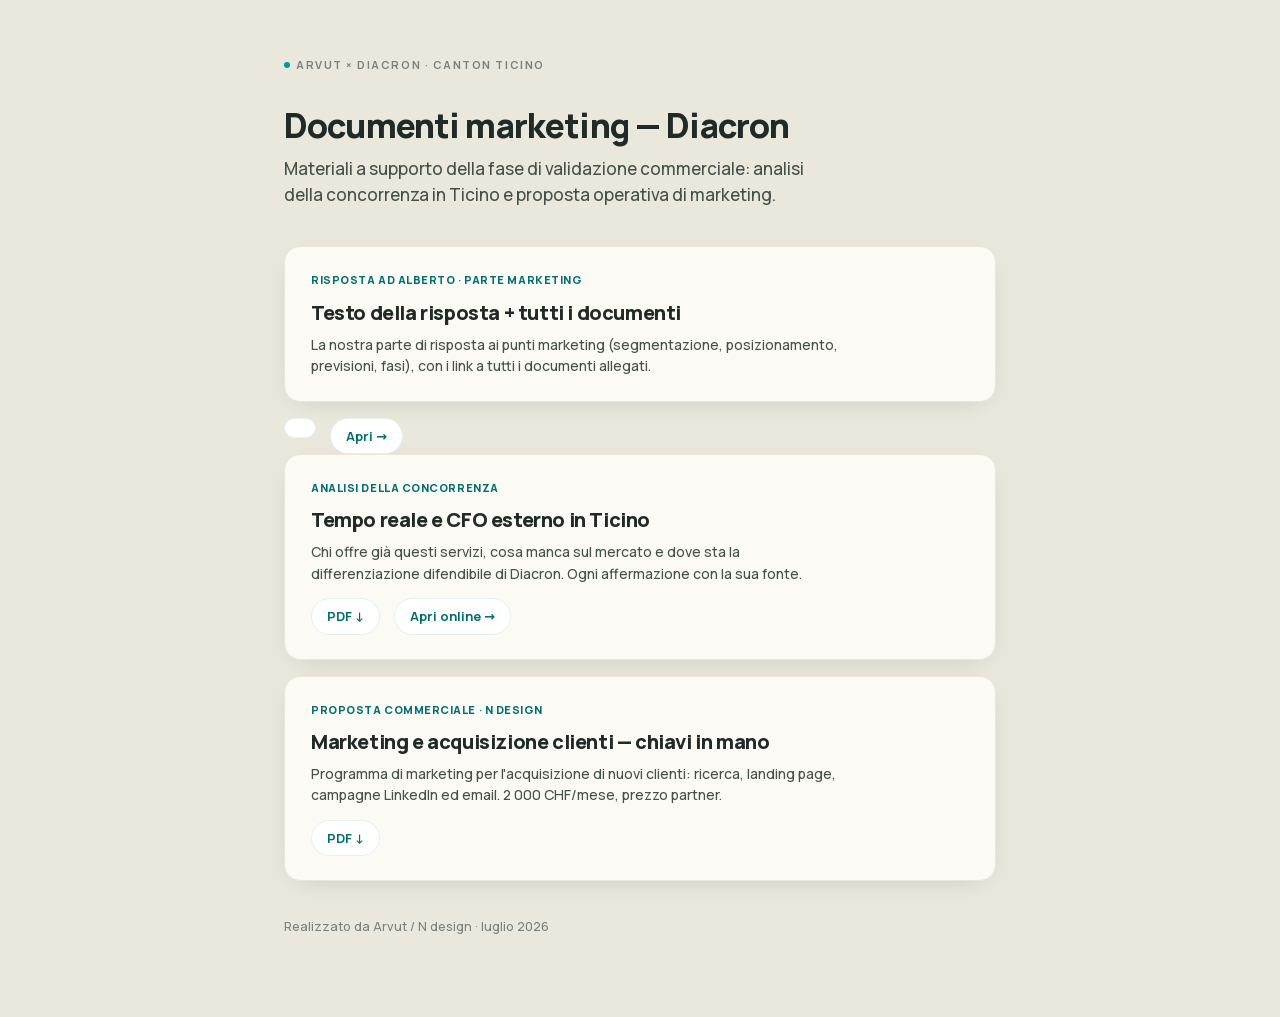
<file: index.html>
<!doctype html>
<html lang="it">
<head>
<meta charset="utf-8">
<meta name="viewport" content="width=device-width, initial-scale=1">
<title>Diacron × Arvut — Documenti marketing</title>
<style>
@import url('assets/fonts/manrope.css');
:root{--cream:#FCFAF4;--ink:#202B28;--body:#445049;--muted:#79827C;--teal:#009B9F;--teal-d:#016E72;--teal-soft:#E3F2F0;--hair:#ECE6D8}
*{box-sizing:border-box;margin:0;padding:0}
body{background:#EAE7DD;color:var(--body);font-family:"Manrope",system-ui,sans-serif;font-weight:450;line-height:1.55;-webkit-font-smoothing:antialiased}
.wrap{max-width:760px;margin:0 auto;padding:56px 24px 80px}
.rh{font-size:11px;font-weight:700;letter-spacing:.14em;text-transform:uppercase;color:var(--muted);margin-bottom:34px}
.rh .d{display:inline-block;width:6px;height:6px;border-radius:50%;background:var(--teal);vertical-align:1px;margin-right:6px}
h1{color:var(--ink);font-weight:800;font-size:34px;line-height:1.08;letter-spacing:-0.025em;margin-bottom:12px;text-wrap:balance}
.sub{font-size:17px;color:var(--body);max-width:56ch;margin-bottom:38px}
.card{display:block;background:var(--cream);border-radius:16px;padding:24px 26px;margin-bottom:16px;text-decoration:none;color:inherit;box-shadow:0 6px 30px -14px rgba(0,0,0,.22);transition:transform .15s ease,box-shadow .15s ease;border:1px solid var(--hair)}
.card:hover{transform:translateY(-2px);box-shadow:0 12px 34px -14px rgba(0,0,0,.28)}
.card .k{font-size:11px;font-weight:800;letter-spacing:.05em;text-transform:uppercase;color:var(--teal-d);margin-bottom:8px}
.card h2{color:var(--ink);font-weight:800;font-size:20px;letter-spacing:-0.02em;margin-bottom:6px}
.card p{font-size:14px;color:var(--body);max-width:60ch}
.links{margin-top:14px;display:flex;gap:14px;flex-wrap:wrap}
.links a{font-size:13px;font-weight:700;color:var(--teal-d);text-decoration:none;border:1px solid var(--teal-soft);border-radius:30px;padding:7px 15px;background:#fff}
.links a:hover{background:var(--teal-soft)}
.foot{margin-top:36px;font-size:12.5px;color:var(--muted)}
</style>
</head>
<body>
<div class="wrap">
  <div class="rh"><span class="d"></span>ARVUT × DIACRON · Canton Ticino</div>
  <h1>Documenti marketing — Diacron</h1>
  <p class="sub">Materiali a supporto della fase di validazione commerciale: analisi della concorrenza in Ticino e proposta operativa di marketing.</p>

  <a class="card" href="risposta-marketing.html">
    <div class="k">Risposta ad Alberto · parte marketing</div>
    <h2>Testo della risposta + tutti i documenti</h2>
    <p>La nostra parte di risposta ai punti marketing (segmentazione, posizionamento, previsioni, fasi), con i link a tutti i documenti allegati.</p>
    <div class="links"><a href="risposta-marketing.html">Apri →</a></div>
  </a>

  <div class="card">
    <div class="k">Analisi della concorrenza</div>
    <h2>Tempo reale e CFO esterno in Ticino</h2>
    <p>Chi offre già questi servizi, cosa manca sul mercato e dove sta la differenziazione difendibile di Diacron. Ogni affermazione con la sua fonte.</p>
    <div class="links">
      <a href="analisi-concorrenza-ticino.pdf">PDF ↓</a>
      <a href="analisi-concorrenza-ticino.html">Apri online →</a>
    </div>
  </div>

  <div class="card">
    <div class="k">Proposta commerciale · N design</div>
    <h2>Marketing e acquisizione clienti — chiavi in mano</h2>
    <p>Programma di marketing per l'acquisizione di nuovi clienti: ricerca, landing page, campagne LinkedIn ed email. 2 000 CHF/mese, prezzo partner.</p>
    <div class="links">
      <a href="proposta-marketing-diacron.pdf">PDF ↓</a>
    </div>
  </div>

  <div class="foot">Realizzato da Arvut / N design · luglio 2026</div>
</div>
</body>
</html>
</file>
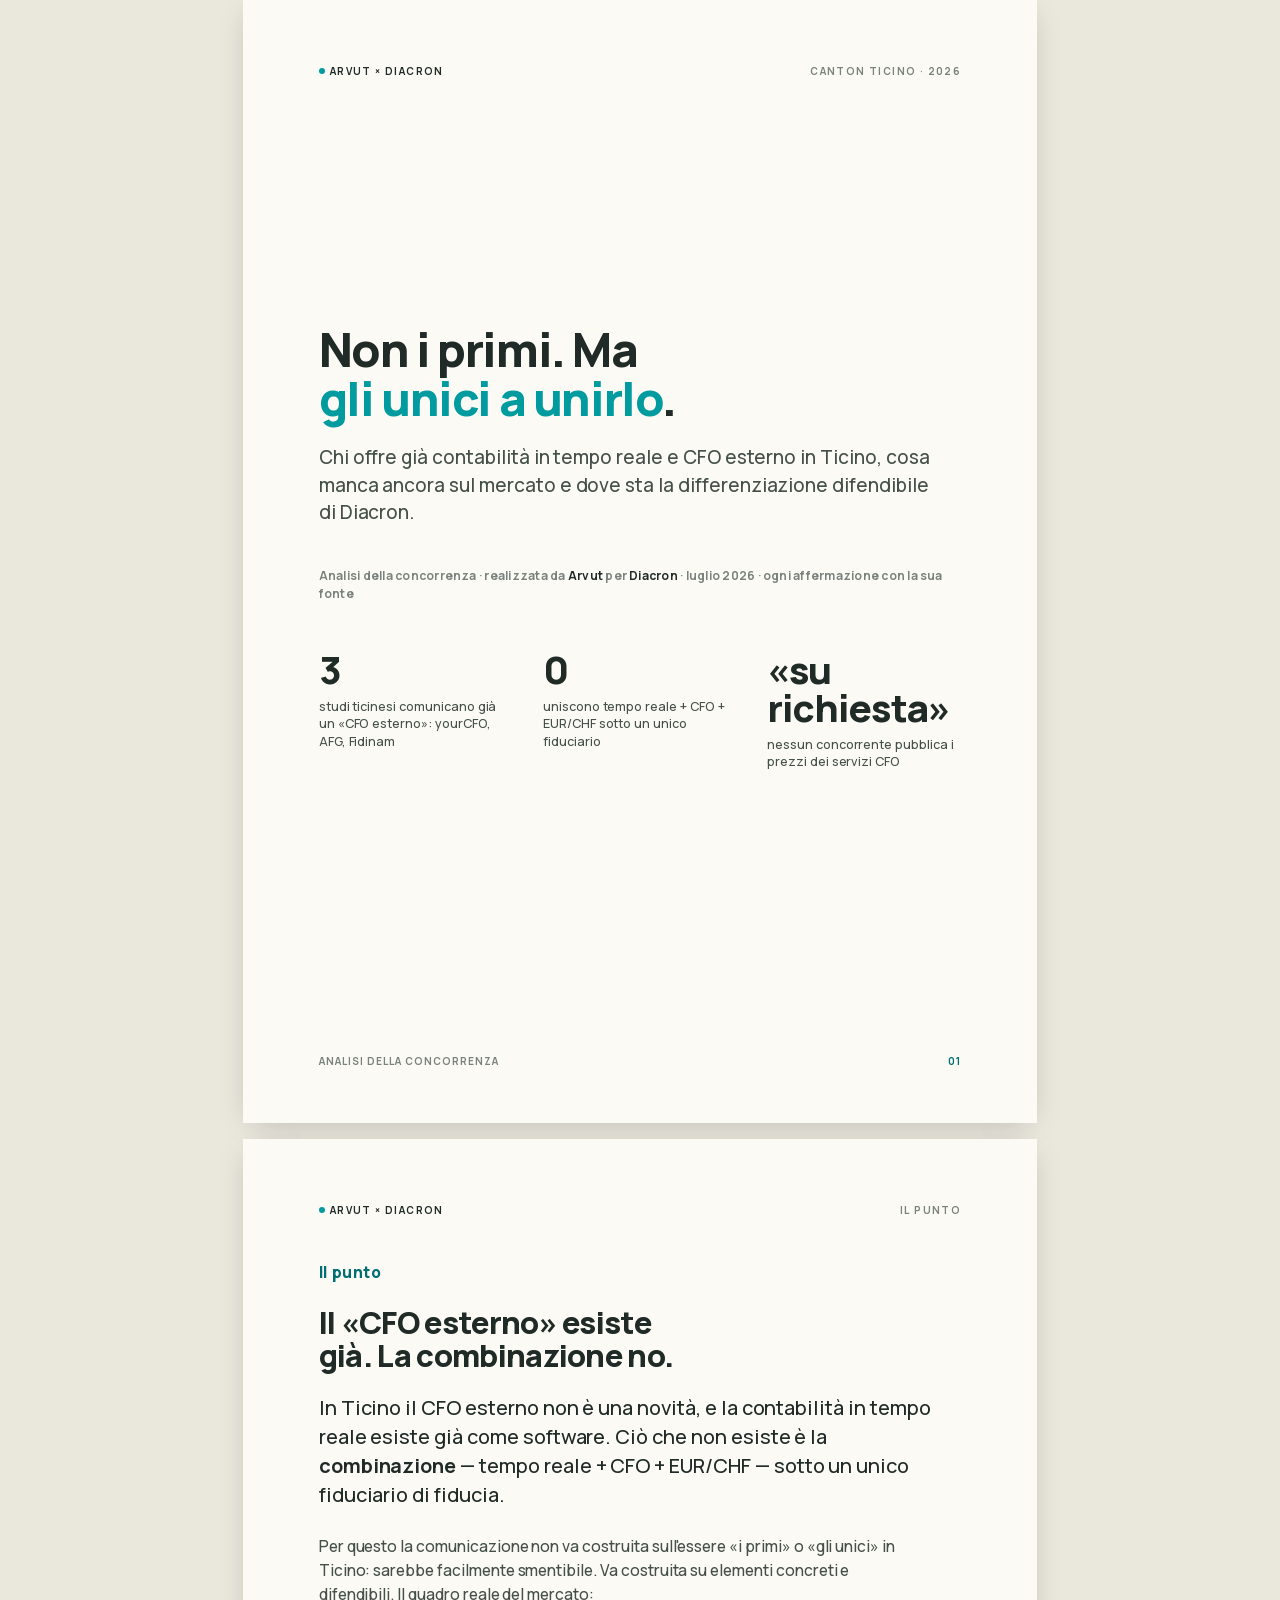
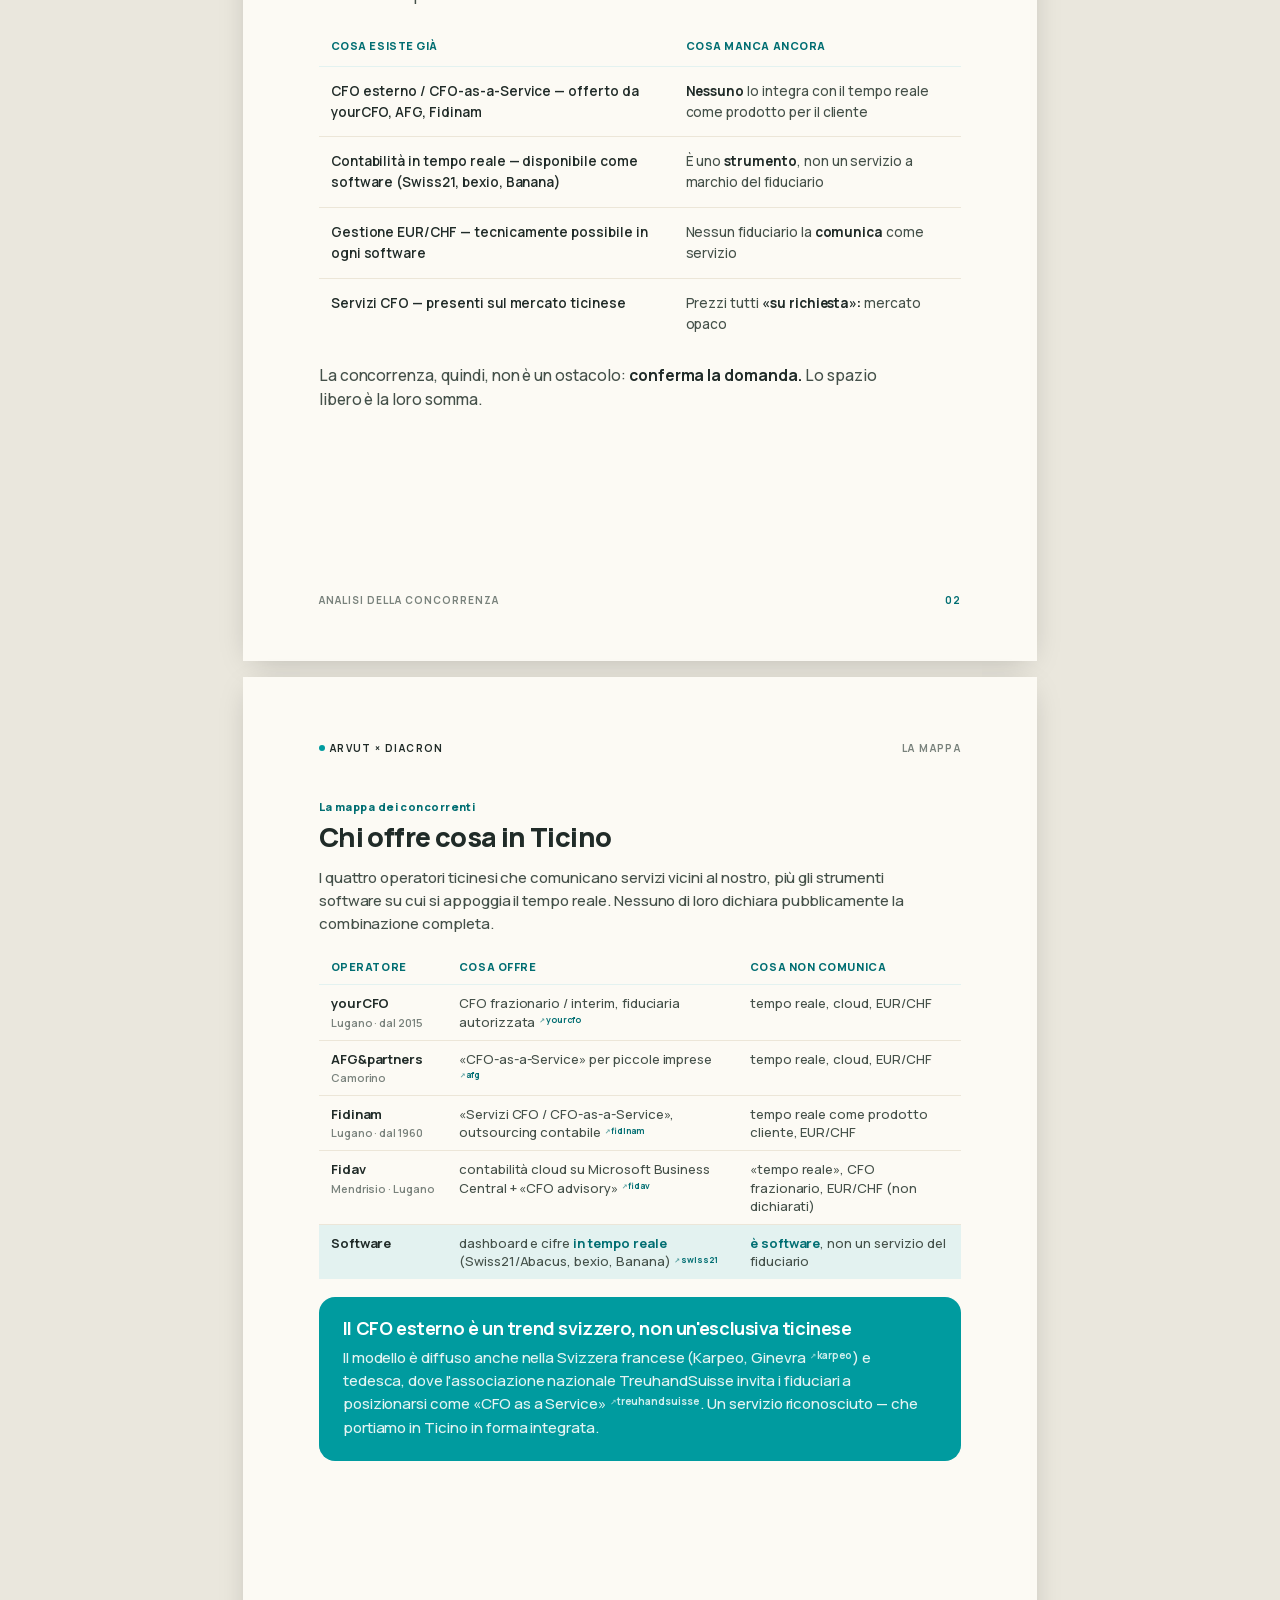
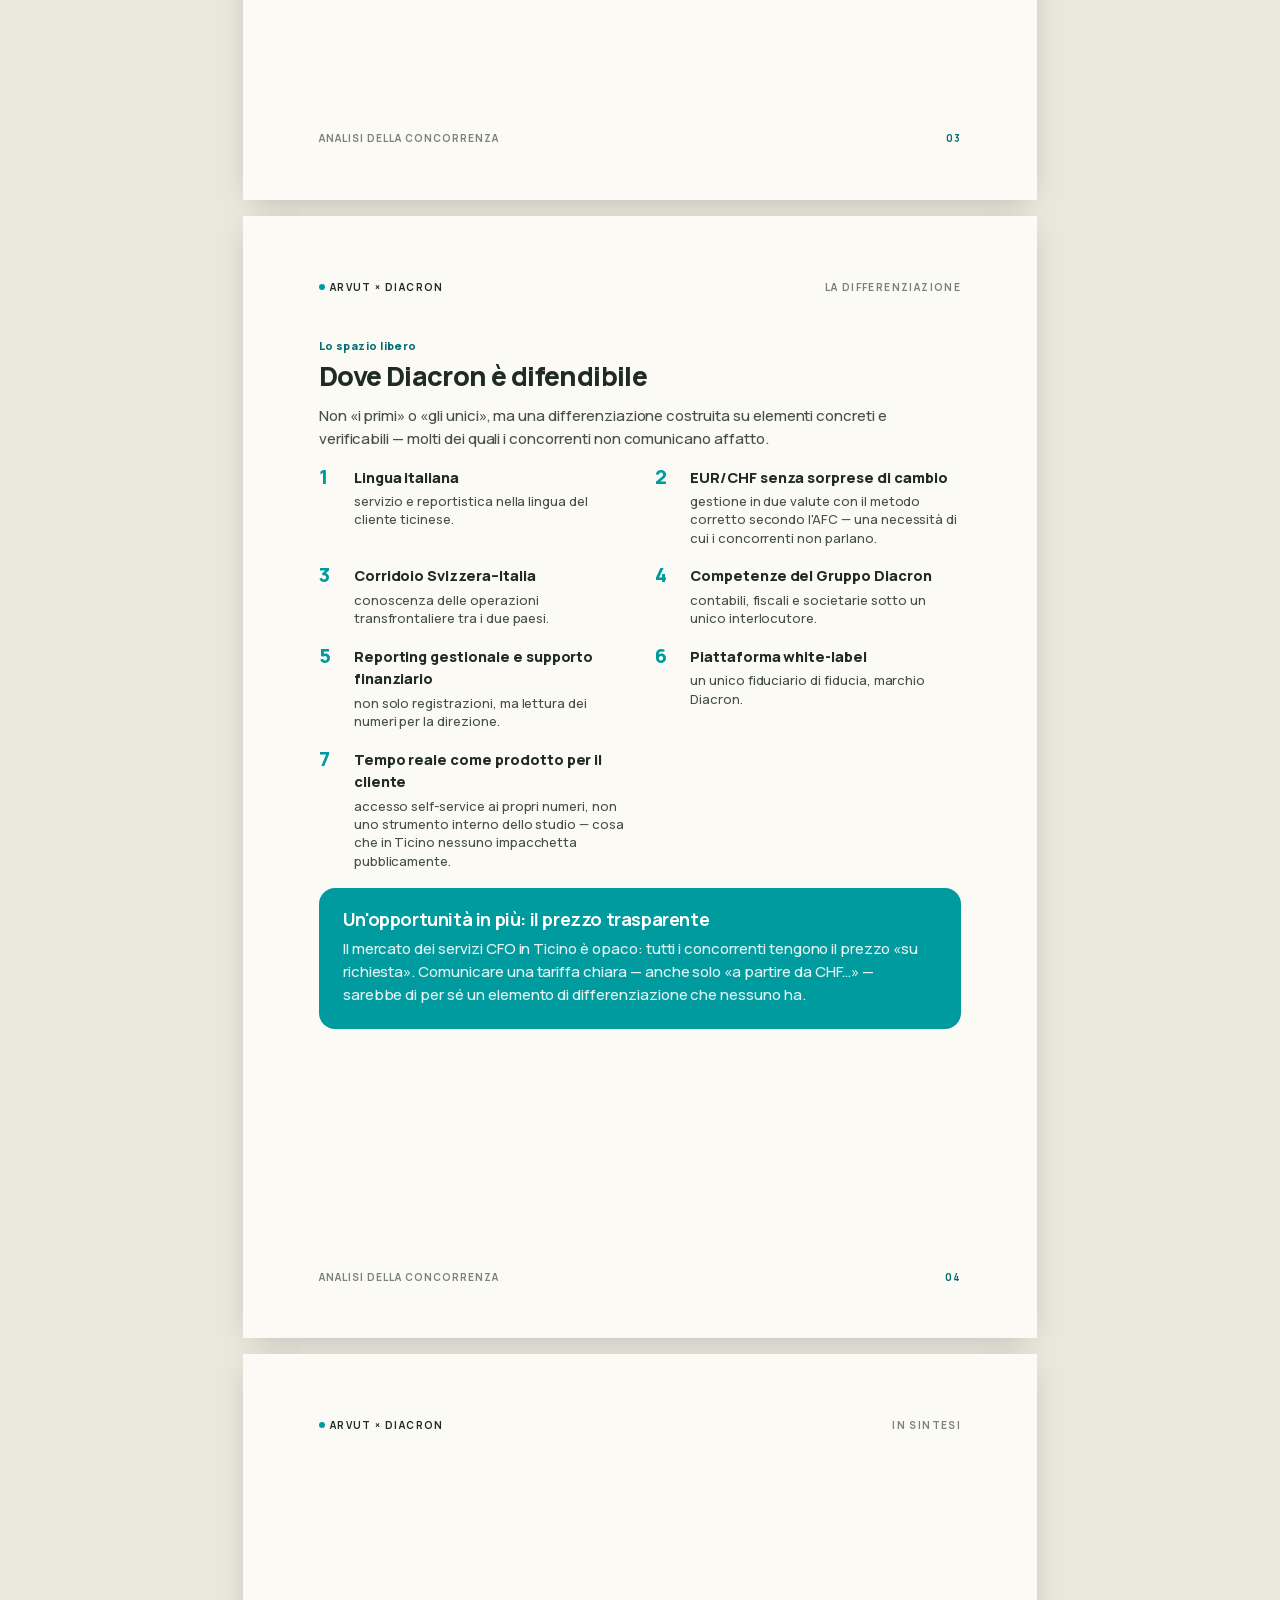
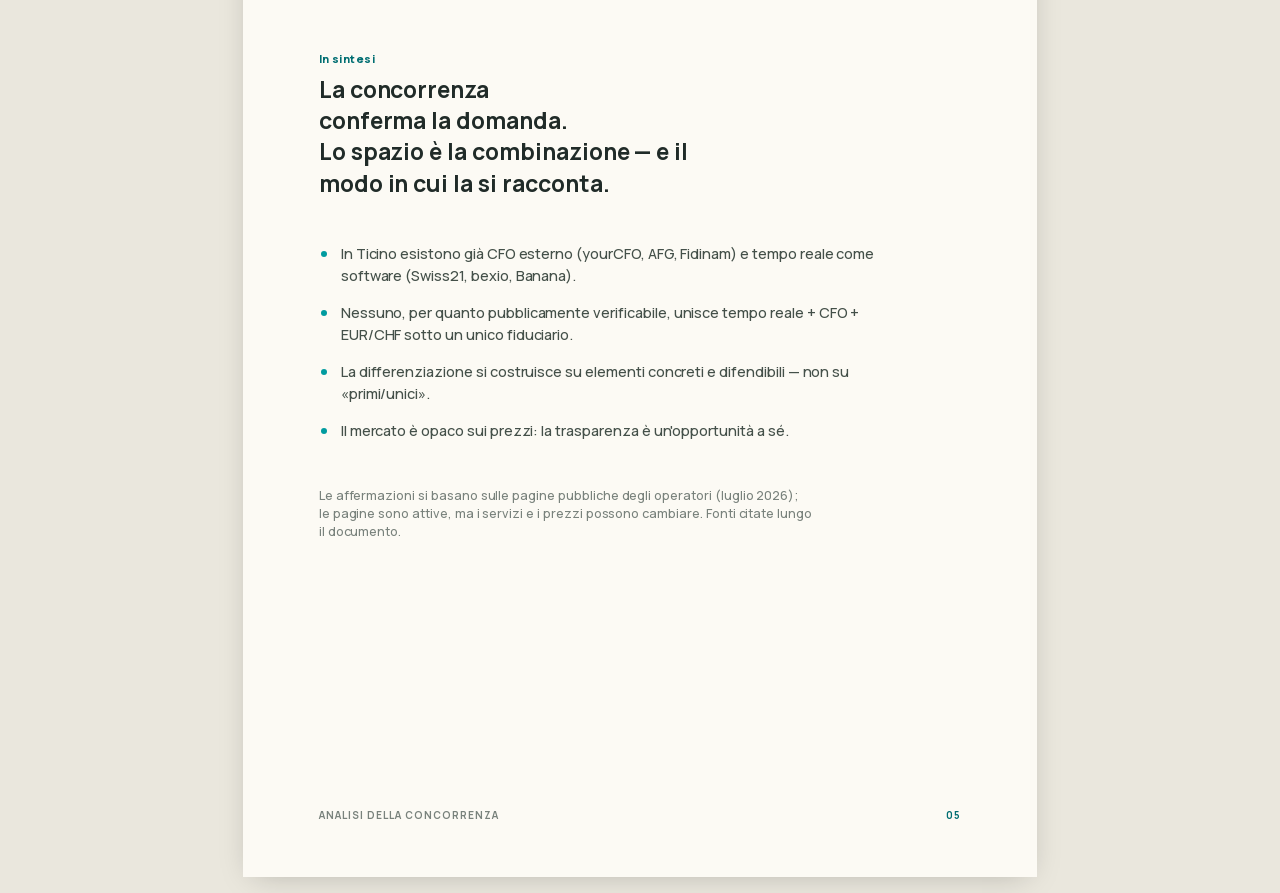
<file: analisi-concorrenza-ticino.html>
<!doctype html>
<html lang="it">
<head>
<meta charset="utf-8">
<meta name="viewport" content="width=device-width, initial-scale=1">
<title>Diacron × Arvut — Analisi della concorrenza in Ticino</title>
<style>
@import url('assets/fonts/manrope.css');

:root{
  --cream:#FCFAF4; --ink:#202B28; --body:#445049; --muted:#79827C;
  --teal:#009B9F; --teal-d:#016E72; --teal-soft:#E3F2F0;
  --hair:#ECE6D8;
  --shadow:0 1px 2px rgba(32,43,40,.05), 0 14px 34px -22px rgba(32,43,40,.30);
}
*{box-sizing:border-box}
html{-webkit-font-smoothing:antialiased; text-rendering:optimizeLegibility}
body{
  margin:0; background:#EAE7DD; color:var(--body);
  font-family:"Manrope",system-ui,sans-serif; font-weight:450;
  font-size:15px; line-height:1.55; letter-spacing:-0.003em;
}
h1,h2,h3,h4{color:var(--ink); font-weight:800; line-height:1.08; letter-spacing:-0.022em; margin:0; text-wrap:balance}
h2{font-size:27px}
h3{font-size:18px; font-weight:700}
h4{font-size:15px; font-weight:800}
p{margin:0 0 13px; text-wrap:pretty}
strong{color:var(--ink); font-weight:700}
em{font-style:italic}

.src{font-size:.66em; font-weight:700; color:var(--teal-d); text-decoration:none;
  vertical-align:.4em; white-space:nowrap; padding:0 .1em; letter-spacing:0}
.src::before{content:"↗"; font-size:.8em; margin-right:.5px; opacity:.65}
.src:hover{text-decoration:underline}

.page{
  width:210mm; height:297mm; background:var(--cream);
  margin:0 auto 16px; padding:17mm 20mm 14mm;
  display:flex; flex-direction:column;
  box-shadow:0 6px 30px -10px rgba(0,0,0,.25);
  break-after:page; position:relative; overflow:hidden;
}
.page:last-child{break-after:auto}
.rh{display:flex; justify-content:space-between; align-items:center;
  font-size:10px; font-weight:700; letter-spacing:.14em; text-transform:uppercase; color:var(--muted)}
.rh .b{color:var(--ink)}
.rh .b .d{display:inline-block; width:6px;height:6px;border-radius:50%;background:var(--teal);vertical-align:1px;margin-right:5px}
.pc{flex:1; padding-top:11mm}
.pc.center{display:flex; flex-direction:column; justify-content:center; padding-top:0}
.rf{display:flex; justify-content:space-between; align-items:center; margin-top:10mm;
  font-size:10px; font-weight:700; letter-spacing:.1em; text-transform:uppercase; color:var(--muted)}
.rf .pg{color:var(--teal-d)}

.kicker{font-size:11px; font-weight:800; letter-spacing:.04em; color:var(--teal-d); margin:0 0 7px}
.pc h2{margin:0 0 14px; max-width:22ch}
.lead{font-size:18px; line-height:1.42; color:var(--ink); font-weight:500; max-width:62ch; margin-bottom:16px}
.body-col{max-width:66ch}
.note{font-size:12.5px; color:var(--muted); line-height:1.45; margin-top:10px; max-width:66ch}

.cover .pc{display:flex; flex-direction:column; justify-content:center; padding-top:0}
.cover h1{font-size:47px; line-height:1.03; letter-spacing:-0.03em; margin:0 0 22px; max-width:17ch}
.cover h1 .hl{color:var(--teal)}
.cover .sub{font-size:19px; line-height:1.45; color:var(--body); max-width:56ch; margin:0 0 40px}
.metaline{font-size:12px; color:var(--muted); font-weight:700; letter-spacing:.02em; margin-bottom:46px}
.metaline span{color:var(--ink)}
.figrow{display:flex; gap:30px}
.fig{flex:1}
.fig .fn{font-size:38px; font-weight:800; color:var(--ink); letter-spacing:-0.035em; line-height:1}
.fig .fn .u{font-size:16px; color:var(--teal-d); font-weight:700; letter-spacing:0}
.fig .fl{font-size:12.5px; color:var(--body); margin-top:10px; line-height:1.4; max-width:26ch}

table{width:100%; border-collapse:collapse; margin:14px 0; font-size:13.5px}
td,th{text-align:left; padding:9px 12px; vertical-align:top}
thead th, tr.head th{color:var(--teal-d); font-weight:800; font-size:11px; letter-spacing:.05em; text-transform:uppercase; border-bottom:1.5px solid var(--teal-soft)}
tbody tr+tr td, table.cmp tr+tr td{border-top:1px solid var(--hair)}
td.num,th.num{text-align:right; font-variant-numeric:tabular-nums; white-space:nowrap}
.cmp td:first-child{font-weight:600; color:var(--ink)}
.hl td{background:var(--teal-soft)} .hl td strong{color:var(--teal-d)}
table.map td:first-child{font-weight:700; color:var(--ink); white-space:nowrap}
table.map td{font-size:13px; line-height:1.4}

.callout{background:var(--teal); color:#F2FBFB; border-radius:16px; padding:22px 24px; margin:18px 0}
.callout h3{color:#fff; margin:0 0 7px}
.callout p{color:#E4F4F3; margin:0; max-width:64ch}
.callout .src{color:#CFEFEE}

.panel{background:#fff; border-radius:14px; padding:18px 20px; margin:16px 0}
figcaption{font-size:12px; color:var(--muted); margin-top:11px; line-height:1.4}

ul.clean{padding:0; list-style:none; margin:14px 0}
ul.clean li{padding:5px 0 5px 22px; position:relative; font-size:14.5px; max-width:66ch}
ul.clean li+li{margin-top:4px}
ul.clean li::before{content:""; position:absolute; left:2px; top:13px; width:6px; height:6px; border-radius:50%; background:var(--teal)}

.chlist{display:grid; grid-template-columns:1fr 1fr; gap:18px 30px; margin:16px 0}
.chl{display:flex; gap:13px}
.chl .no{font-size:20px; font-weight:800; color:var(--teal); line-height:1; min-width:22px}
.chl .t{font-weight:800; color:var(--ink); font-size:14.5px; margin-bottom:3px}
.chl .c{font-size:13px; color:var(--body); line-height:1.42}

.closing{font-size:23px; line-height:1.36; color:var(--ink); font-weight:700; max-width:26ch; text-wrap:balance}
.air h2{font-size:31px; margin-bottom:20px}
.air .lead{font-size:20px; line-height:1.46; margin-bottom:24px; max-width:62ch}
.air > p{margin-bottom:22px; font-size:15.5px}
.air .cmp th{padding-bottom:12px}
.air .cmp td{padding:14px 12px}

@page{ size:A4; margin:0 }
@media print{
  *{-webkit-print-color-adjust:exact; print-color-adjust:exact}
  body{background:var(--cream)}
  .page{margin:0; box-shadow:none}
}
@media screen and (max-width:760px){
  .page{width:100%; height:auto; min-height:0; padding:24px 20px}
  .cover h1{font-size:34px} .figrow,.chlist{grid-template-columns:1fr; flex-direction:column}
}
</style>
</head>
<body>

<!-- ===================== P1 · COPERTINA ===================== -->
<div class="page cover">
  <div class="rh"><span class="b"><span class="d"></span>ARVUT × DIACRON</span><span>Canton Ticino · 2026</span></div>
  <div class="pc">
    <h1>Non i primi. Ma <span class="hl">gli unici a unirlo</span>.</h1>
    <p class="sub">Chi offre già contabilità in tempo reale e CFO esterno in Ticino, cosa manca ancora sul mercato e dove sta la differenziazione difendibile di Diacron.</p>
    <div class="metaline">Analisi della concorrenza · realizzata da <span>Arvut</span> per <span>Diacron</span> · luglio 2026 · ogni affermazione con la sua fonte</div>
    <div class="figrow">
      <div class="fig"><div class="fn">3</div><div class="fl">studi ticinesi comunicano già un «CFO esterno»: yourCFO, AFG, Fidinam</div></div>
      <div class="fig"><div class="fn">0</div><div class="fl">uniscono tempo reale + CFO + EUR/CHF sotto un unico fiduciario</div></div>
      <div class="fig"><div class="fn">«su richiesta»</div><div class="fl">nessun concorrente pubblica i prezzi dei servizi CFO</div></div>
    </div>
  </div>
  <div class="rf"><span>Analisi della concorrenza</span><span class="pg">01</span></div>
</div>

<!-- ===================== P2 · IL PUNTO ===================== -->
<div class="page">
  <div class="rh"><span class="b"><span class="d"></span>ARVUT × DIACRON</span><span>Il punto</span></div>
  <div class="pc air">
    <p class="kicker">Il punto</p>
    <h2>Il «CFO esterno» esiste già. La combinazione no.</h2>
    <p class="lead">In Ticino il CFO esterno non è una novità, e la contabilità in tempo reale esiste già come software. Ciò che non esiste è la <strong>combinazione</strong> — tempo reale + CFO + EUR/CHF — sotto un unico fiduciario di fiducia.</p>
    <p class="body-col">Per questo la comunicazione non va costruita sull'essere «i primi» o «gli unici» in Ticino: sarebbe facilmente smentibile. Va costruita su elementi concreti e difendibili. Il quadro reale del mercato:</p>
    <table class="cmp">
      <tr class="head"><th>Cosa esiste già</th><th>Cosa manca ancora</th></tr>
      <tr><td>CFO esterno / CFO-as-a-Service — offerto da yourCFO, AFG, Fidinam</td><td><strong>Nessuno</strong> lo integra con il tempo reale come prodotto per il cliente</td></tr>
      <tr><td>Contabilità in tempo reale — disponibile come software (Swiss21, bexio, Banana)</td><td>È uno <strong>strumento</strong>, non un servizio a marchio del fiduciario</td></tr>
      <tr><td>Gestione EUR/CHF — tecnicamente possibile in ogni software</td><td>Nessun fiduciario la <strong>comunica</strong> come servizio</td></tr>
      <tr><td>Servizi CFO — presenti sul mercato ticinese</td><td>Prezzi tutti <strong>«su richiesta»:</strong> mercato opaco</td></tr>
    </table>
    <p class="body-col">La concorrenza, quindi, non è un ostacolo: <strong>conferma la domanda.</strong> Lo spazio libero è la loro somma.</p>
  </div>
  <div class="rf"><span>Analisi della concorrenza</span><span class="pg">02</span></div>
</div>

<!-- ===================== P3 · LA MAPPA ===================== -->
<div class="page">
  <div class="rh"><span class="b"><span class="d"></span>ARVUT × DIACRON</span><span>La mappa</span></div>
  <div class="pc">
    <p class="kicker">La mappa dei concorrenti</p>
    <h2>Chi offre cosa in Ticino</h2>
    <p class="body-col">I quattro operatori ticinesi che comunicano servizi vicini al nostro, più gli strumenti software su cui si appoggia il tempo reale. Nessuno di loro dichiara pubblicamente la combinazione completa.</p>
    <table class="map">
      <tr class="head"><th>Operatore</th><th>Cosa offre</th><th>Cosa non comunica</th></tr>
      <tr>
        <td>yourCFO<br><span style="font-weight:600;color:var(--muted);font-size:11px">Lugano · dal 2015</span></td>
        <td>CFO frazionario / interim, fiduciaria autorizzata <a class="src" href="https://www.yourcfo-consulting.ch/">yourcfo</a></td>
        <td>tempo reale, cloud, EUR/CHF</td>
      </tr>
      <tr>
        <td>AFG&amp;partners<br><span style="font-weight:600;color:var(--muted);font-size:11px">Camorino</span></td>
        <td>«CFO-as-a-Service» per piccole imprese <a class="src" href="https://www.afgpartners.ch/servizi/gestione-aziendale/cfo-as-a-service/">afg</a></td>
        <td>tempo reale, cloud, EUR/CHF</td>
      </tr>
      <tr>
        <td>Fidinam<br><span style="font-weight:600;color:var(--muted);font-size:11px">Lugano · dal 1960</span></td>
        <td>«Servizi CFO / CFO-as-a-Service», outsourcing contabile <a class="src" href="https://www.fidinam.com/en/business-consulting/cfo-as-a-service">fidinam</a></td>
        <td>tempo reale come prodotto cliente, EUR/CHF</td>
      </tr>
      <tr>
        <td>Fidav<br><span style="font-weight:600;color:var(--muted);font-size:11px">Mendrisio · Lugano</span></td>
        <td>contabilità cloud su Microsoft Business Central + «CFO advisory» <a class="src" href="https://www.fidav.ch/it/">fidav</a></td>
        <td>«tempo reale», CFO frazionario, EUR/CHF (non dichiarati)</td>
      </tr>
      <tr class="hl">
        <td>Software</td>
        <td>dashboard e cifre <strong>in tempo reale</strong> (Swiss21/Abacus, bexio, Banana) <a class="src" href="https://swiss21.org/it/per-le-fiduciarie/">swiss21</a></td>
        <td><strong>è software</strong>, non un servizio del fiduciario</td>
      </tr>
    </table>
    <div class="callout">
      <h3>Il CFO esterno è un trend svizzero, non un'esclusiva ticinese</h3>
      <p>Il modello è diffuso anche nella Svizzera francese (Karpeo, Ginevra <a class="src" href="https://karpeo.ch/services-fiduciaire/directeur-financier-externalise-cfo-demande/">karpeo</a>) e tedesca, dove l'associazione nazionale TreuhandSuisse invita i fiduciari a posizionarsi come «CFO as a Service» <a class="src" href="https://www.treuhandsuisse.ch/blog/digitaler-cfo-vision-oder-bereits-alltag">treuhandsuisse</a>. Un servizio riconosciuto — che portiamo in Ticino in forma integrata.</p>
    </div>
  </div>
  <div class="rf"><span>Analisi della concorrenza</span><span class="pg">03</span></div>
</div>

<!-- ===================== P4 · LO SPAZIO LIBERO ===================== -->
<div class="page">
  <div class="rh"><span class="b"><span class="d"></span>ARVUT × DIACRON</span><span>La differenziazione</span></div>
  <div class="pc">
    <p class="kicker">Lo spazio libero</p>
    <h2>Dove Diacron è difendibile</h2>
    <p class="body-col">Non «i primi» o «gli unici», ma una differenziazione costruita su elementi concreti e verificabili — molti dei quali i concorrenti non comunicano affatto.</p>
    <div class="chlist">
      <div class="chl"><div class="no">1</div><div><div class="t">Lingua italiana</div><div class="c">servizio e reportistica nella lingua del cliente ticinese.</div></div></div>
      <div class="chl"><div class="no">2</div><div><div class="t">EUR/CHF senza sorprese di cambio</div><div class="c">gestione in due valute con il metodo corretto secondo l'AFC — una necessità di cui i concorrenti non parlano.</div></div></div>
      <div class="chl"><div class="no">3</div><div><div class="t">Corridoio Svizzera–Italia</div><div class="c">conoscenza delle operazioni transfrontaliere tra i due paesi.</div></div></div>
      <div class="chl"><div class="no">4</div><div><div class="t">Competenze del Gruppo Diacron</div><div class="c">contabili, fiscali e societarie sotto un unico interlocutore.</div></div></div>
      <div class="chl"><div class="no">5</div><div><div class="t">Reporting gestionale e supporto finanziario</div><div class="c">non solo registrazioni, ma lettura dei numeri per la direzione.</div></div></div>
      <div class="chl"><div class="no">6</div><div><div class="t">Piattaforma white-label</div><div class="c">un unico fiduciario di fiducia, marchio Diacron.</div></div></div>
      <div class="chl"><div class="no">7</div><div><div class="t">Tempo reale come prodotto per il cliente</div><div class="c">accesso self-service ai propri numeri, non uno strumento interno dello studio — cosa che in Ticino nessuno impacchetta pubblicamente.</div></div></div>
    </div>
    <div class="callout">
      <h3>Un'opportunità in più: il prezzo trasparente</h3>
      <p>Il mercato dei servizi CFO in Ticino è opaco: tutti i concorrenti tengono il prezzo «su richiesta». Comunicare una tariffa chiara — anche solo «a partire da CHF…» — sarebbe di per sé un elemento di differenziazione che nessuno ha.</p>
    </div>
  </div>
  <div class="rf"><span>Analisi della concorrenza</span><span class="pg">04</span></div>
</div>

<!-- ===================== P5 · CHIUSURA ===================== -->
<div class="page">
  <div class="rh"><span class="b"><span class="d"></span>ARVUT × DIACRON</span><span>In sintesi</span></div>
  <div class="pc center">
    <p class="kicker">In sintesi</p>
    <p class="closing">La concorrenza conferma la domanda.<br>Lo spazio è la combinazione — e il modo in cui la si racconta.</p>
    <ul class="clean" style="margin-top:26px; max-width:64ch">
      <li>In Ticino esistono già CFO esterno (yourCFO, AFG, Fidinam) e tempo reale come software (Swiss21, bexio, Banana).</li>
      <li>Nessuno, per quanto pubblicamente verificabile, unisce tempo reale + CFO + EUR/CHF sotto un unico fiduciario.</li>
      <li>La differenziazione si costruisce su elementi concreti e difendibili — non su «primi/unici».</li>
      <li>Il mercato è opaco sui prezzi: la trasparenza è un'opportunità a sé.</li>
    </ul>
    <p class="note" style="margin-top:26px">Le affermazioni si basano sulle pagine pubbliche degli operatori (luglio 2026); le pagine sono attive, ma i servizi e i prezzi possono cambiare. Fonti citate lungo il documento.</p>
  </div>
  <div class="rf"><span>Analisi della concorrenza</span><span class="pg">05</span></div>
</div>

</body>
</html>
</file>
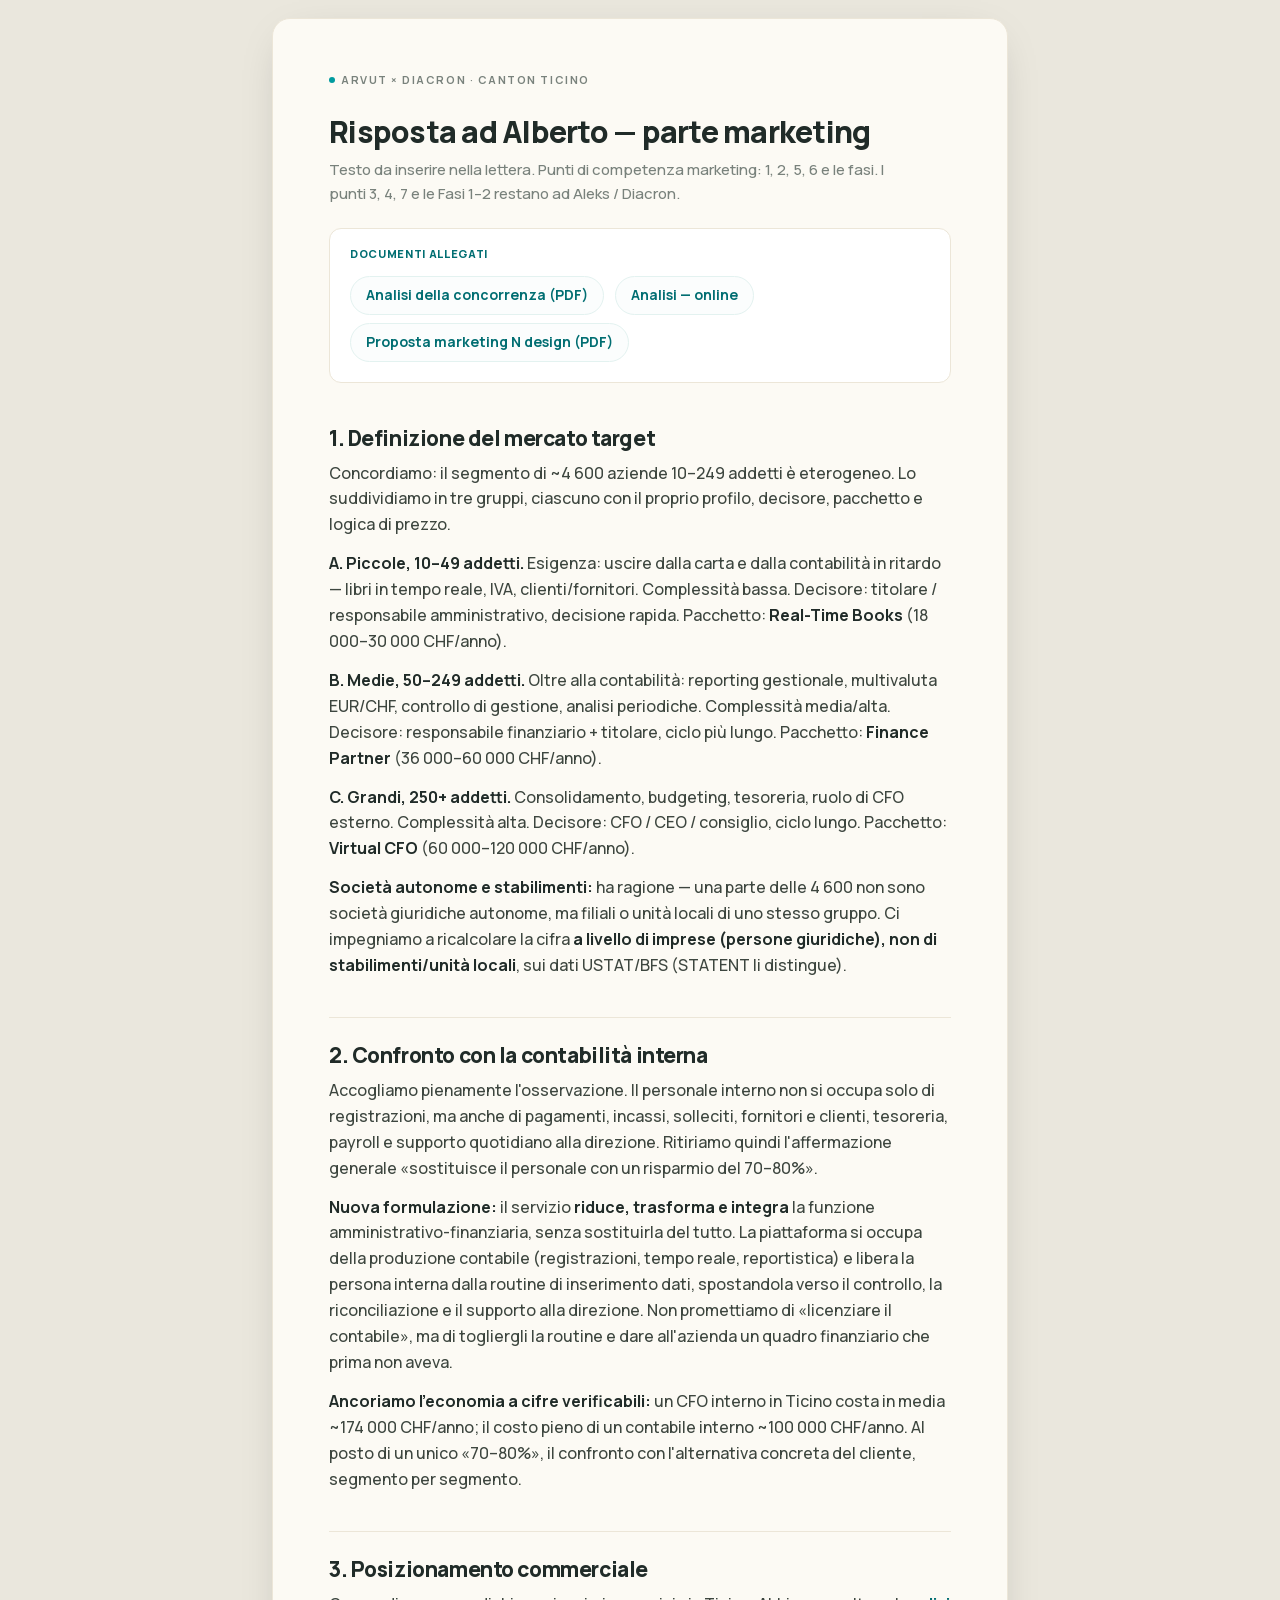
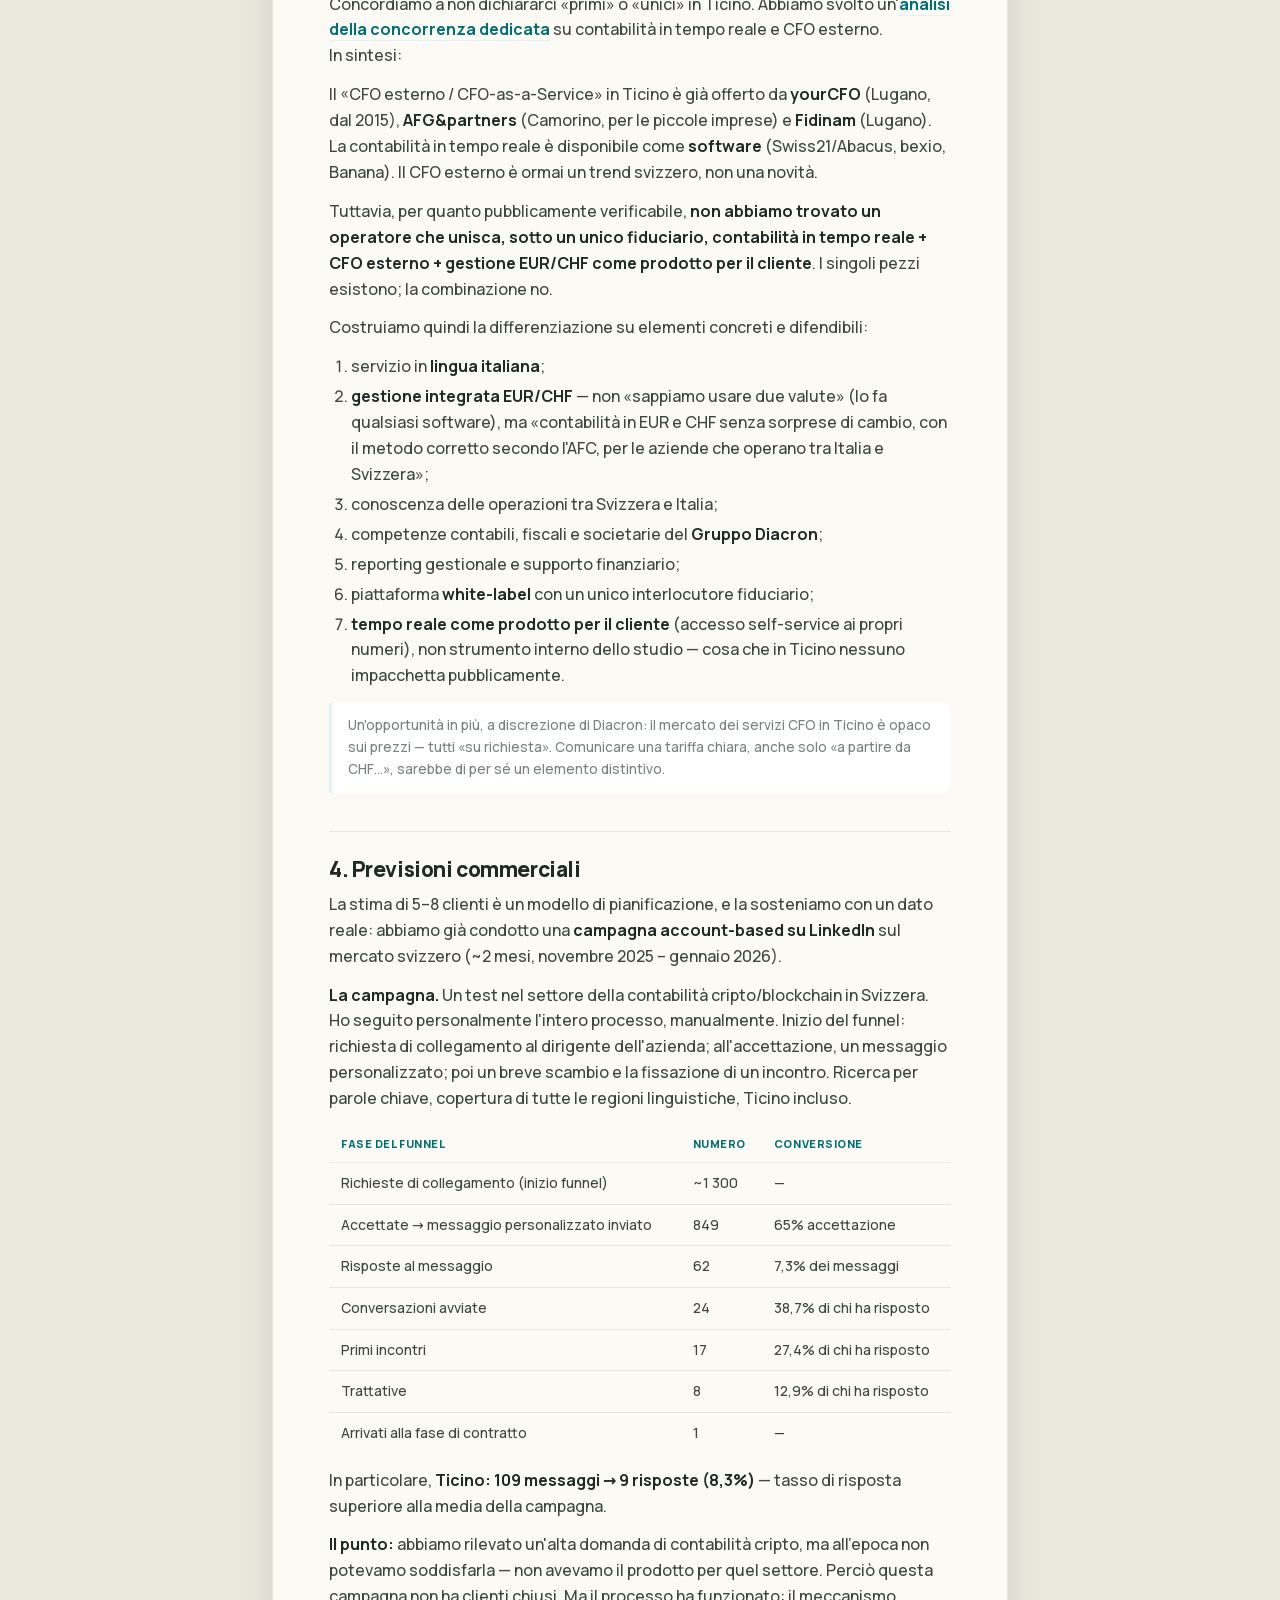
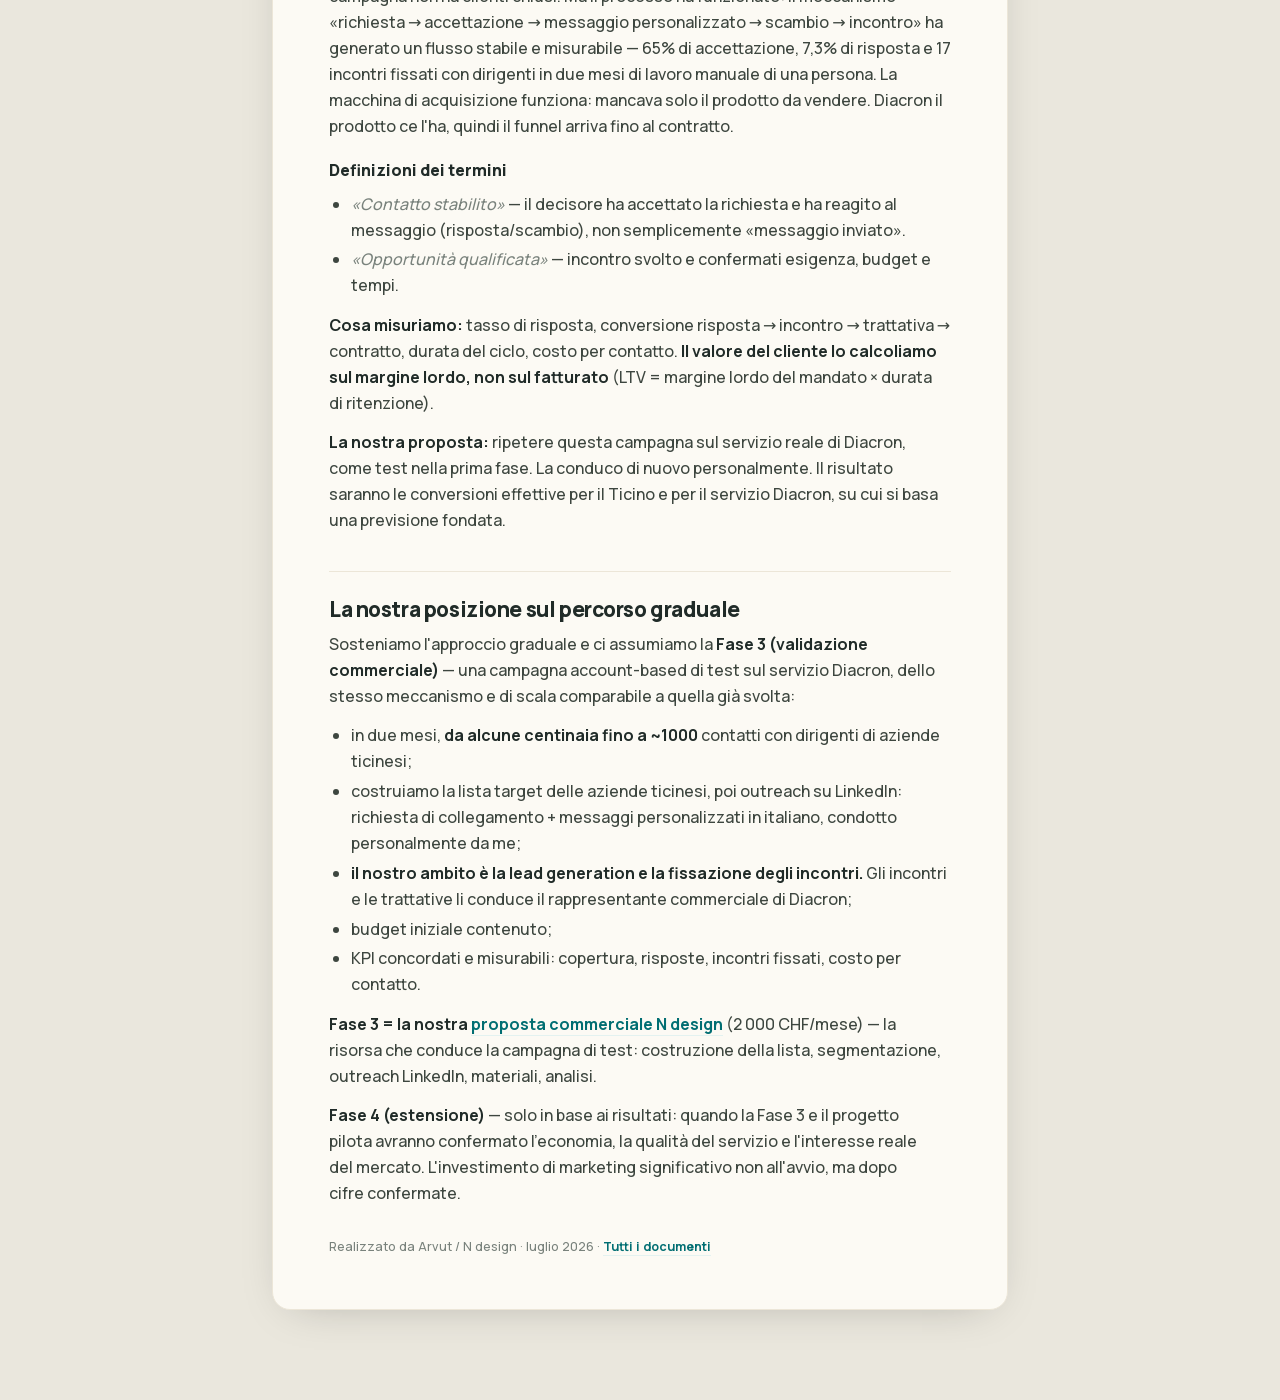
<file: risposta-marketing.html>
<!doctype html>
<html lang="it">
<head>
<meta charset="utf-8">
<meta name="viewport" content="width=device-width, initial-scale=1">
<title>Diacron × Arvut — Risposta marketing ad Alberto</title>
<style>
@import url('assets/fonts/manrope.css');
:root{--cream:#FCFAF4;--ink:#202B28;--body:#3d463f;--muted:#79827C;--teal:#009B9F;--teal-d:#016E72;--teal-soft:#E3F2F0;--hair:#ECE6D8}
*{box-sizing:border-box;margin:0;padding:0}
body{background:#EAE7DD;color:var(--body);font-family:"Manrope",system-ui,sans-serif;font-weight:450;line-height:1.62;-webkit-font-smoothing:antialiased;font-size:16px}
.wrap{max-width:780px;margin:0 auto;padding:18px 22px 90px}
.sheet{background:var(--cream);border-radius:18px;padding:52px 56px;box-shadow:0 10px 44px -20px rgba(0,0,0,.28);border:1px solid var(--hair)}
.rh{font-size:11px;font-weight:700;letter-spacing:.14em;text-transform:uppercase;color:var(--muted);margin-bottom:26px}
.rh .d{display:inline-block;width:6px;height:6px;border-radius:50%;background:var(--teal);vertical-align:1px;margin-right:6px}
h1{color:var(--ink);font-weight:800;font-size:30px;line-height:1.1;letter-spacing:-0.025em;margin-bottom:10px;text-wrap:balance}
.intro{font-size:15px;color:var(--muted);margin-bottom:8px;max-width:64ch}
.attn{background:#fff;border:1px solid var(--hair);border-radius:12px;padding:16px 20px;margin:22px 0 8px}
.attn .t{font-size:11px;font-weight:800;letter-spacing:.06em;text-transform:uppercase;color:var(--teal-d);margin-bottom:9px}
.attn a{display:inline-block;font-size:14px;font-weight:700;color:var(--teal-d);text-decoration:none;border:1px solid var(--teal-soft);border-radius:30px;padding:7px 15px;margin:4px 8px 4px 0;background:#fbfdfd}
.attn a:hover{background:var(--teal-soft)}
h2{color:var(--ink);font-weight:800;font-size:21px;letter-spacing:-0.02em;margin:38px 0 6px;padding-top:20px;border-top:1px solid var(--hair)}
h2:first-of-type{border-top:none;padding-top:0}
h3{color:var(--ink);font-weight:800;font-size:16px;margin:18px 0 4px}
p{margin:0 0 13px;text-wrap:pretty}
strong{color:var(--ink);font-weight:700}
em{color:var(--muted);font-style:italic}
ol,ul{margin:8px 0 14px;padding-left:22px}
li{margin:4px 0}
table{width:100%;border-collapse:collapse;margin:14px 0;font-size:14px}
td,th{text-align:left;padding:9px 12px;vertical-align:top;border-top:1px solid var(--hair)}
thead th{color:var(--teal-d);font-weight:800;font-size:11px;letter-spacing:.05em;text-transform:uppercase;border-top:none;border-bottom:1.5px solid var(--teal-soft)}
td:nth-child(2),td:nth-child(3),th:nth-child(2),th:nth-child(3){white-space:nowrap}
a.inl{color:var(--teal-d);font-weight:700;text-decoration:none;border-bottom:1px solid var(--teal-soft)}
a.inl:hover{border-color:var(--teal-d)}
.note{font-size:13.5px;color:var(--muted);background:#fff;border-left:3px solid var(--teal-soft);padding:12px 16px;border-radius:0 10px 10px 0;margin:14px 0}
.foot{margin-top:30px;font-size:12.5px;color:var(--muted)}
@media(max-width:640px){.sheet{padding:32px 22px}h1{font-size:25px}}
</style>
</head>
<body>
<div class="wrap">
<div class="sheet">
  <div class="rh"><span class="d"></span>ARVUT × DIACRON · Canton Ticino</div>
  <h1>Risposta ad Alberto — parte marketing</h1>
  <p class="intro">Testo da inserire nella lettera. Punti di competenza marketing: 1, 2, 5, 6 e le fasi. I punti 3, 4, 7 e le Fasi 1–2 restano ad Aleks / Diacron.</p>

  <div class="attn">
    <div class="t">Documenti allegati</div>
    <a href="analisi-concorrenza-ticino.pdf">Analisi della concorrenza (PDF)</a>
    <a href="analisi-concorrenza-ticino.html">Analisi — online</a>
    <a href="proposta-marketing-diacron.pdf">Proposta marketing N design (PDF)</a>
  </div>

  <h2>1. Definizione del mercato target</h2>
  <p>Concordiamo: il segmento di ~4 600 aziende 10–249 addetti è eterogeneo. Lo suddividiamo in tre gruppi, ciascuno con il proprio profilo, decisore, pacchetto e logica di prezzo.</p>
  <p><strong>A. Piccole, 10–49 addetti.</strong> Esigenza: uscire dalla carta e dalla contabilità in ritardo — libri in tempo reale, IVA, clienti/fornitori. Complessità bassa. Decisore: titolare / responsabile amministrativo, decisione rapida. Pacchetto: <strong>Real-Time Books</strong> (18 000–30 000 CHF/anno).</p>
  <p><strong>B. Medie, 50–249 addetti.</strong> Oltre alla contabilità: reporting gestionale, multivaluta EUR/CHF, controllo di gestione, analisi periodiche. Complessità media/alta. Decisore: responsabile finanziario + titolare, ciclo più lungo. Pacchetto: <strong>Finance Partner</strong> (36 000–60 000 CHF/anno).</p>
  <p><strong>C. Grandi, 250+ addetti.</strong> Consolidamento, budgeting, tesoreria, ruolo di CFO esterno. Complessità alta. Decisore: CFO / CEO / consiglio, ciclo lungo. Pacchetto: <strong>Virtual CFO</strong> (60 000–120 000 CHF/anno).</p>
  <p><strong>Società autonome e stabilimenti:</strong> ha ragione — una parte delle 4 600 non sono società giuridiche autonome, ma filiali o unità locali di uno stesso gruppo. Ci impegniamo a ricalcolare la cifra <strong>a livello di imprese (persone giuridiche), non di stabilimenti/unità locali</strong>, sui dati USTAT/BFS (STATENT li distingue).</p>

  <h2>2. Confronto con la contabilità interna</h2>
  <p>Accogliamo pienamente l'osservazione. Il personale interno non si occupa solo di registrazioni, ma anche di pagamenti, incassi, solleciti, fornitori e clienti, tesoreria, payroll e supporto quotidiano alla direzione. Ritiriamo quindi l'affermazione generale «sostituisce il personale con un risparmio del 70–80%».</p>
  <p><strong>Nuova formulazione:</strong> il servizio <strong>riduce, trasforma e integra</strong> la funzione amministrativo-finanziaria, senza sostituirla del tutto. La piattaforma si occupa della produzione contabile (registrazioni, tempo reale, reportistica) e libera la persona interna dalla routine di inserimento dati, spostandola verso il controllo, la riconciliazione e il supporto alla direzione. Non promettiamo di «licenziare il contabile», ma di togliergli la routine e dare all'azienda un quadro finanziario che prima non aveva.</p>
  <p><strong>Ancoriamo l'economia a cifre verificabili:</strong> un CFO interno in Ticino costa in media ~174 000 CHF/anno; il costo pieno di un contabile interno ~100 000 CHF/anno. Al posto di un unico «70–80%», il confronto con l'alternativa concreta del cliente, segmento per segmento.</p>

  <h2>3. Posizionamento commerciale</h2>
  <p>Concordiamo a non dichiararci «primi» o «unici» in Ticino. Abbiamo svolto un'<a class="inl" href="analisi-concorrenza-ticino.pdf">analisi della concorrenza dedicata</a> su contabilità in tempo reale e CFO esterno. In sintesi:</p>
  <p>Il «CFO esterno / CFO-as-a-Service» in Ticino è già offerto da <strong>yourCFO</strong> (Lugano, dal 2015), <strong>AFG&amp;partners</strong> (Camorino, per le piccole imprese) e <strong>Fidinam</strong> (Lugano). La contabilità in tempo reale è disponibile come <strong>software</strong> (Swiss21/Abacus, bexio, Banana). Il CFO esterno è ormai un trend svizzero, non una novità.</p>
  <p>Tuttavia, per quanto pubblicamente verificabile, <strong>non abbiamo trovato un operatore che unisca, sotto un unico fiduciario, contabilità in tempo reale + CFO esterno + gestione EUR/CHF come prodotto per il cliente</strong>. I singoli pezzi esistono; la combinazione no.</p>
  <p>Costruiamo quindi la differenziazione su elementi concreti e difendibili:</p>
  <ol>
    <li>servizio in <strong>lingua italiana</strong>;</li>
    <li><strong>gestione integrata EUR/CHF</strong> — non «sappiamo usare due valute» (lo fa qualsiasi software), ma «contabilità in EUR e CHF senza sorprese di cambio, con il metodo corretto secondo l'AFC, per le aziende che operano tra Italia e Svizzera»;</li>
    <li>conoscenza delle operazioni tra Svizzera e Italia;</li>
    <li>competenze contabili, fiscali e societarie del <strong>Gruppo Diacron</strong>;</li>
    <li>reporting gestionale e supporto finanziario;</li>
    <li>piattaforma <strong>white-label</strong> con un unico interlocutore fiduciario;</li>
    <li><strong>tempo reale come prodotto per il cliente</strong> (accesso self-service ai propri numeri), non strumento interno dello studio — cosa che in Ticino nessuno impacchetta pubblicamente.</li>
  </ol>
  <div class="note">Un'opportunità in più, a discrezione di Diacron: il mercato dei servizi CFO in Ticino è opaco sui prezzi — tutti «su richiesta». Comunicare una tariffa chiara, anche solo «a partire da CHF…», sarebbe di per sé un elemento distintivo.</div>

  <h2>4. Previsioni commerciali</h2>
  <p>La stima di 5–8 clienti è un modello di pianificazione, e la sosteniamo con un dato reale: abbiamo già condotto una <strong>campagna account-based su LinkedIn</strong> sul mercato svizzero (~2 mesi, novembre 2025 – gennaio 2026).</p>
  <p><strong>La campagna.</strong> Un test nel settore della contabilità cripto/blockchain in Svizzera. Ho seguito personalmente l'intero processo, manualmente. Inizio del funnel: richiesta di collegamento al dirigente dell'azienda; all'accettazione, un messaggio personalizzato; poi un breve scambio e la fissazione di un incontro. Ricerca per parole chiave, copertura di tutte le regioni linguistiche, Ticino incluso.</p>
  <table>
    <thead><tr><th>Fase del funnel</th><th>Numero</th><th>Conversione</th></tr></thead>
    <tbody>
      <tr><td>Richieste di collegamento (inizio funnel)</td><td>~1 300</td><td>—</td></tr>
      <tr><td>Accettate → messaggio personalizzato inviato</td><td>849</td><td>65% accettazione</td></tr>
      <tr><td>Risposte al messaggio</td><td>62</td><td>7,3% dei messaggi</td></tr>
      <tr><td>Conversazioni avviate</td><td>24</td><td>38,7% di chi ha risposto</td></tr>
      <tr><td>Primi incontri</td><td>17</td><td>27,4% di chi ha risposto</td></tr>
      <tr><td>Trattative</td><td>8</td><td>12,9% di chi ha risposto</td></tr>
      <tr><td>Arrivati alla fase di contratto</td><td>1</td><td>—</td></tr>
    </tbody>
  </table>
  <p>In particolare, <strong>Ticino: 109 messaggi → 9 risposte (8,3%)</strong> — tasso di risposta superiore alla media della campagna.</p>
  <p><strong>Il punto:</strong> abbiamo rilevato un'alta domanda di contabilità cripto, ma all'epoca non potevamo soddisfarla — non avevamo il prodotto per quel settore. Perciò questa campagna non ha clienti chiusi. Ma il processo ha funzionato: il meccanismo «richiesta → accettazione → messaggio personalizzato → scambio → incontro» ha generato un flusso stabile e misurabile — 65% di accettazione, 7,3% di risposta e 17 incontri fissati con dirigenti in due mesi di lavoro manuale di una persona. La macchina di acquisizione funziona: mancava solo il prodotto da vendere. Diacron il prodotto ce l'ha, quindi il funnel arriva fino al contratto.</p>
  <h3>Definizioni dei termini</h3>
  <ul>
    <li><em>«Contatto stabilito»</em> — il decisore ha accettato la richiesta e ha reagito al messaggio (risposta/scambio), non semplicemente «messaggio inviato».</li>
    <li><em>«Opportunità qualificata»</em> — incontro svolto e confermati esigenza, budget e tempi.</li>
  </ul>
  <p><strong>Cosa misuriamo:</strong> tasso di risposta, conversione risposta → incontro → trattativa → contratto, durata del ciclo, costo per contatto. <strong>Il valore del cliente lo calcoliamo sul margine lordo, non sul fatturato</strong> (LTV = margine lordo del mandato × durata di ritenzione).</p>
  <p><strong>La nostra proposta:</strong> ripetere questa campagna sul servizio reale di Diacron, come test nella prima fase. La conduco di nuovo personalmente. Il risultato saranno le conversioni effettive per il Ticino e per il servizio Diacron, su cui si basa una previsione fondata.</p>

  <h2>La nostra posizione sul percorso graduale</h2>
  <p>Sosteniamo l'approccio graduale e ci assumiamo la <strong>Fase 3 (validazione commerciale)</strong> — una campagna account-based di test sul servizio Diacron, dello stesso meccanismo e di scala comparabile a quella già svolta:</p>
  <ul>
    <li>in due mesi, <strong>da alcune centinaia fino a ~1000</strong> contatti con dirigenti di aziende ticinesi;</li>
    <li>costruiamo la lista target delle aziende ticinesi, poi outreach su LinkedIn: richiesta di collegamento + messaggi personalizzati in italiano, condotto personalmente da me;</li>
    <li><strong>il nostro ambito è la lead generation e la fissazione degli incontri.</strong> Gli incontri e le trattative li conduce il rappresentante commerciale di Diacron;</li>
    <li>budget iniziale contenuto;</li>
    <li>KPI concordati e misurabili: copertura, risposte, incontri fissati, costo per contatto.</li>
  </ul>
  <p><strong>Fase 3 = la nostra <a class="inl" href="proposta-marketing-diacron.pdf">proposta commerciale N design</a></strong> (2 000 CHF/mese) — la risorsa che conduce la campagna di test: costruzione della lista, segmentazione, outreach LinkedIn, materiali, analisi.</p>
  <p><strong>Fase 4 (estensione)</strong> — solo in base ai risultati: quando la Fase 3 e il progetto pilota avranno confermato l'economia, la qualità del servizio e l'interesse reale del mercato. L'investimento di marketing significativo non all'avvio, ma dopo cifre confermate.</p>

  <div class="foot">Realizzato da Arvut / N design · luglio 2026 · <a class="inl" href="index.html">Tutti i documenti</a></div>
</div>
</div>
</body>
</html>
</file>
